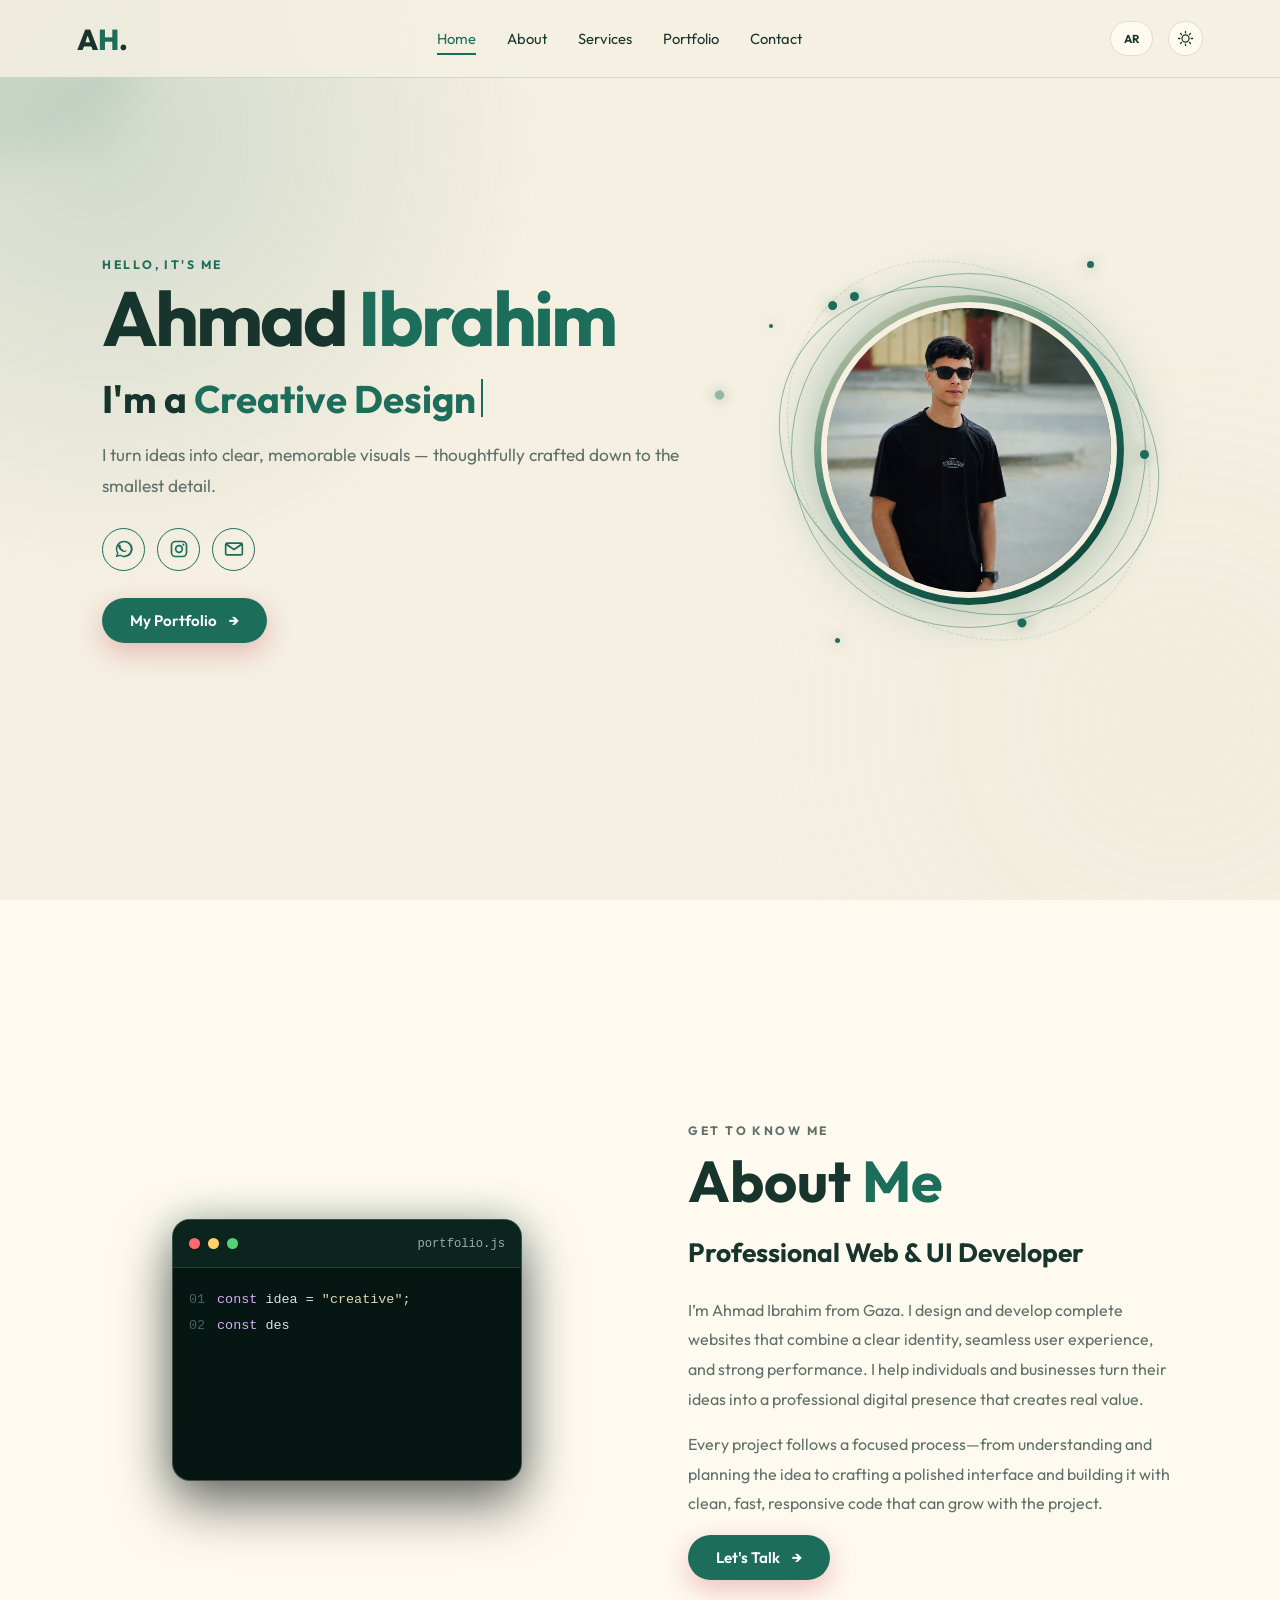
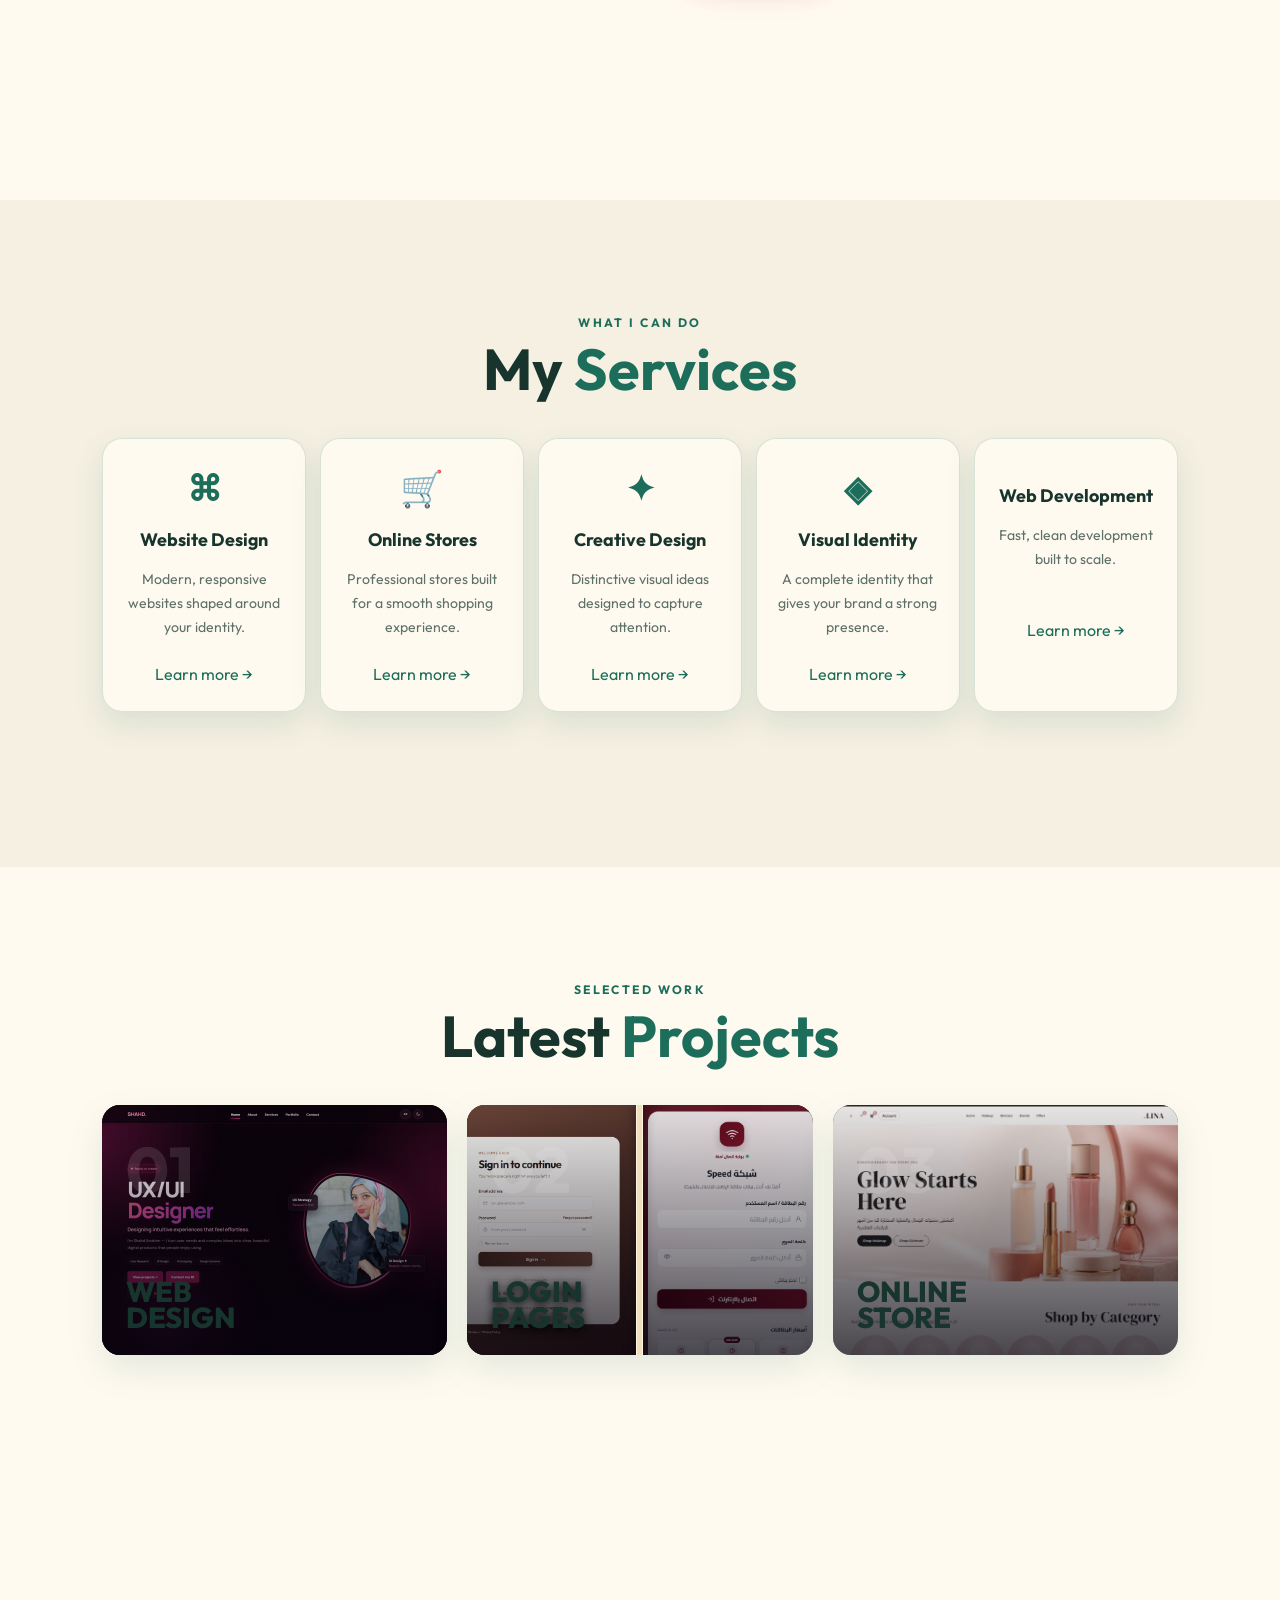
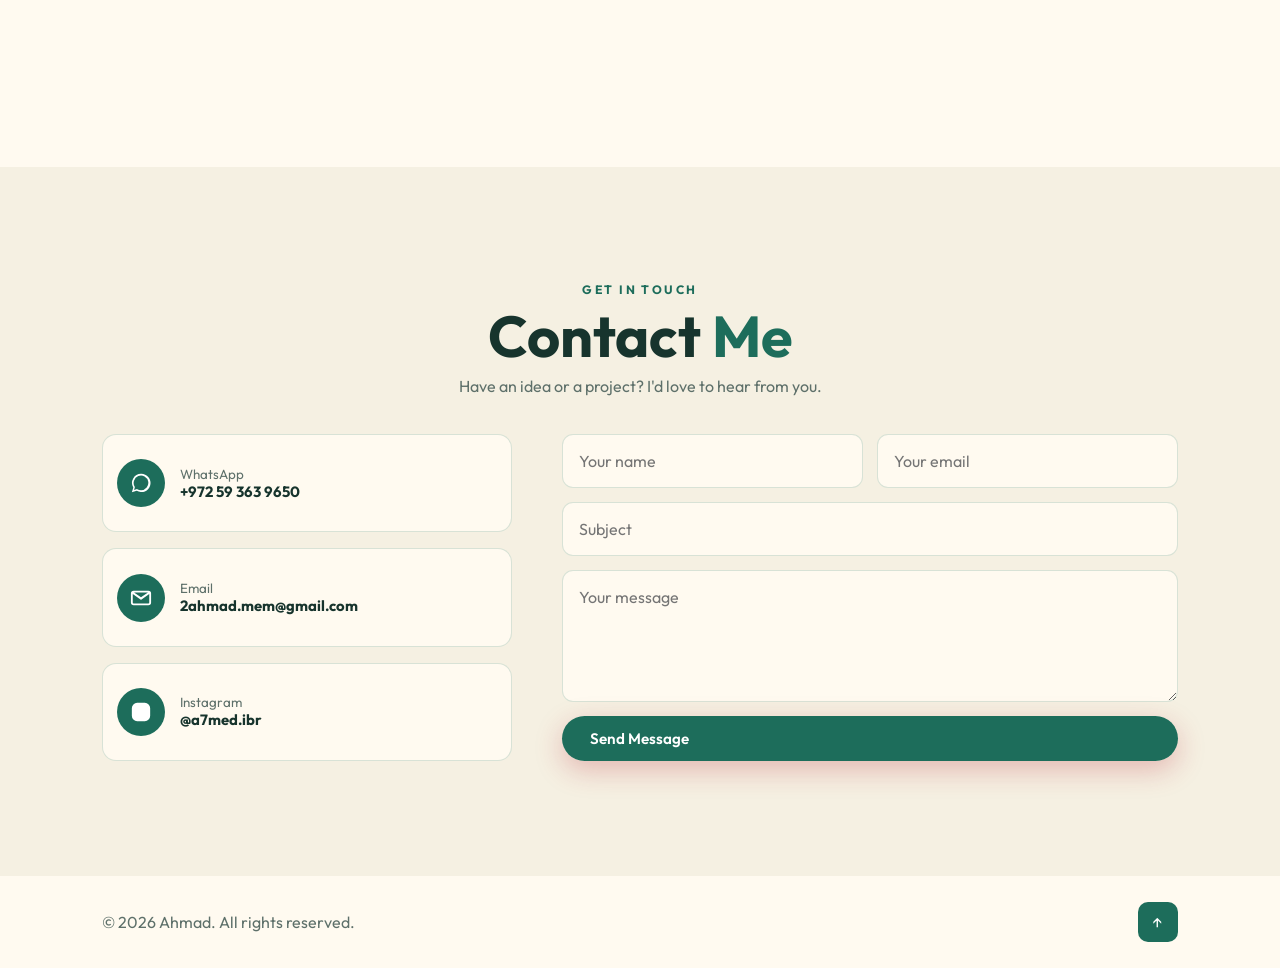
<file: index.html>
<!doctype html><html lang="en" dir="ltr"><head><meta charset="UTF-8"><meta name="viewport" content="width=device-width,initial-scale=1"><meta name="description" content="Ahmad's personal portfolio"><title>Ahmad | Portfolio</title><link rel="preconnect" href="https://fonts.googleapis.com"><link rel="preconnect" href="https://fonts.gstatic.com" crossorigin><link href="https://fonts.googleapis.com/css2?family=Outfit:wght@300;400;500;600;700;800&display=swap" rel="stylesheet"><link rel="stylesheet" href="style.css"></head><body>
<link rel="stylesheet" href="theme.css">
<div class="cursor-glow"></div>
<header><a class="logo" href="#home">A<span>H</span>.</a><nav><a class="active" href="#home">Home</a><a href="#about">About</a><a href="#services">Services</a><a href="#work">Portfolio</a><a href="#contact">Contact</a></nav><div class="actions"><button class="language" aria-label="Switch language">AR</button><button class="theme" aria-label="Switch color theme"><svg class="sun" viewBox="0 0 24 24"><path d="M12 17a5 5 0 1 0 0-10 5 5 0 0 0 0 10Zm0-15v2m0 16v2M4.93 4.93l1.42 1.42m11.3 11.3 1.42 1.42M2 12h2m16 0h2M4.93 19.07l1.42-1.42m11.3-11.3 1.42-1.42"/></svg><svg class="moon" viewBox="0 0 24 24"><path d="M20.5 14.2A8.5 8.5 0 0 1 9.8 3.5a8.5 8.5 0 1 0 10.7 10.7Z"/></svg></button><button class="menu" aria-label="Open menu"><span></span><span></span><span></span></button></div></header>
<main>
<section class="hero section" id="home"><div class="hero-copy reveal"><p class="overline">HELLO, IT'S ME</p><h1>Ahmad <span>Ibrahim</span></h1><h2>I'm a <span class="typing">Creative Designer</span><i></i></h2><p class="lead">I turn ideas into clear, memorable visuals — thoughtfully crafted down to the smallest detail.</p><div class="socials">
<a href="https://wa.me/972593639650" target="_blank" aria-label="WhatsApp"><svg viewBox="0 0 24 24"><path d="M12.04 2a9.84 9.84 0 0 0-8.47 14.83L2.05 22l5.3-1.47A9.96 9.96 0 1 0 12.04 2Zm0 17.98a8 8 0 0 1-4.08-1.12l-.3-.18-3.15.88.84-3.07-.2-.32a8.02 8.02 0 1 1 6.89 3.81Zm4.4-6c-.24-.12-1.43-.7-1.65-.78-.22-.08-.38-.12-.55.12-.16.24-.62.79-.76.95-.14.16-.28.18-.52.06-2.18-1.09-3.61-1.94-5.05-4.4-.13-.22.13-.21.37-.7.08-.16.04-.3-.02-.42-.06-.12-.55-1.32-.75-1.8-.2-.48-.4-.41-.55-.42h-.47c-.16 0-.42.06-.64.3-.22.24-.84.83-.84 2.02s.86 2.34.98 2.5c.12.16 1.7 2.6 4.13 3.65 1.53.66 2.13.72 2.9.6.46-.07 1.43-.59 1.63-1.16.2-.58.2-1.07.14-1.17-.06-.11-.22-.17-.46-.29Z"/></svg></a>
<a href="https://instagram.com/ahmad_ibr99" target="_blank" aria-label="Instagram"><svg viewBox="0 0 24 24"><path d="M7.8 2h8.4A5.8 5.8 0 0 1 22 7.8v8.4a5.8 5.8 0 0 1-5.8 5.8H7.8A5.8 5.8 0 0 1 2 16.2V7.8A5.8 5.8 0 0 1 7.8 2Zm-.2 2A3.6 3.6 0 0 0 4 7.6v8.8A3.6 3.6 0 0 0 7.6 20h8.8a3.6 3.6 0 0 0 3.6-3.6V7.6A3.6 3.6 0 0 0 16.4 4H7.6Zm9.65 1.5a1.25 1.25 0 1 1 0 2.5 1.25 1.25 0 0 1 0-2.5ZM12 7a5 5 0 1 1 0 10 5 5 0 0 1 0-10Zm0 2a3 3 0 1 0 0 6 3 3 0 0 0 0-6Z"/></svg></a>
<a href="mailto:2ahmad.mem@gmail.com" aria-label="Email"><svg viewBox="0 0 24 24"><path d="M20 4H4a3 3 0 0 0-3 3v10a3 3 0 0 0 3 3h16a3 3 0 0 0 3-3V7a3 3 0 0 0-3-3Zm-.4 2L12 11.3 4.4 6h15.2ZM4 18a1 1 0 0 1-1-1V7.7l8.43 5.88a1 1 0 0 0 1.14 0L21 7.7V17a1 1 0 0 1-1 1H4Z"/></svg></a></div><a class="btn" href="#work">My Portfolio <b>→</b></a></div>
<div class="portrait-stage reveal"><div class="halo halo-one"></div><div class="halo halo-two"></div><div class="halo halo-three"></div><span class="spark s1"></span><span class="spark s2"></span><span class="spark s3"></span><div class="portrait"><img src="assets/ahmad-profile.jpeg" alt="Ahmad Ibrahim"></div></div></section>
<section class="about section" id="about"><div class="about-visual reveal"><div class="about-ring"><img src="assets/ahmad-profile.jpeg" alt="Ahmad"></div></div><div class="about-copy reveal"><p class="overline">GET TO KNOW ME</p><h2 class="title">About <span>Me</span></h2><h3>Designer & Creative Thinker</h3><p>I'm Ahmad. I believe great design is where simplicity meets character. I love building modern visuals that communicate clearly and leave a lasting impression.</p><p>Every project gets my full attention, from the first idea to the final detail.</p><a class="btn" href="#contact">Let's Talk <b>→</b></a></div></section>
<section class="services section block" id="services"><p class="overline reveal">WHAT I CAN DO</p><h2 class="title reveal">My <span>Services</span></h2><div class="cards"><article class="reveal"><b>✦</b><h3>Creative Design</h3><p>Modern, striking visuals designed to make your message clear and memorable.</p><a href="#contact">Learn more →</a></article><article class="reveal"><b>◈</b><h3>Visual Identity</h3><p>A consistent visual language that gives your personal brand a strong presence.</p><a href="#contact">Learn more →</a></article><article class="reveal"><b>⌁</b><h3>Social Content</h3><p>Polished content for social platforms, prepared in professional dimensions.</p><a href="#contact">Learn more →</a></article></div></section>
<section class="work section block" id="work"><p class="overline reveal">SELECTED WORK</p><h2 class="title reveal">Latest <span>Projects</span></h2><div class="projects"><article class="p1 reveal"><div><em>01</em><b>CREATIVE<br>DESIGN</b></div><aside><h3>Creative Design</h3><p>Identity & Design</p></aside></article><article class="p2 reveal"><div><em>02</em><b>SOCIAL<br>MEDIA</b></div><aside><h3>Digital Content</h3><p>Social Media</p></aside></article><article class="p3 reveal"><div><em>03</em><b>BRAND<br>IDENTITY</b></div><aside><h3>Visual Identity</h3><p>Branding</p></aside></article><article class="p2 reveal"><div><em>04</em><b>MODERN<br>STYLE</b></div><aside><h3>Modern Style</h3><p>Design & Direction</p></aside></article><article class="p3 reveal"><div><em>05</em><b>VISUAL<br>STORY</b></div><aside><h3>Visual Story</h3><p>Art Direction</p></aside></article><article class="p1 reveal"><div><em>06</em><b>SMART<br>IDEAS</b></div><aside><h3>Smart Ideas</h3><p>Creative Solutions</p></aside></article></div></section>
<section class="contact section block" id="contact"><p class="overline reveal">GET IN TOUCH</p><h2 class="title reveal">Contact <span>Me</span></h2><p class="intro reveal">Have an idea or a project? I'd love to hear from you.</p><div class="contact-wrap"><div class="details reveal"><a href="https://wa.me/972593639650"><i><svg viewBox="0 0 24 24"><path d="M12.04 2a9.84 9.84 0 0 0-8.47 14.83L2.05 22l5.3-1.47A9.96 9.96 0 1 0 12.04 2Zm0 17.98a8 8 0 0 1-4.08-1.12l-.3-.18-3.15.88.84-3.07-.2-.32a8.02 8.02 0 1 1 6.89 3.81Z"/></svg></i><span><small>WhatsApp</small><b>+972 59 363 9650</b></span></a><a href="mailto:2ahmad.mem@gmail.com"><i><svg viewBox="0 0 24 24"><path d="M20 4H4a3 3 0 0 0-3 3v10a3 3 0 0 0 3 3h16a3 3 0 0 0 3-3V7a3 3 0 0 0-3-3Zm-.4 2L12 11.3 4.4 6h15.2ZM4 18a1 1 0 0 1-1-1V7.7l8.43 5.88a1 1 0 0 0 1.14 0L21 7.7V17a1 1 0 0 1-1 1H4Z"/></svg></i><span><small>Email</small><b>2ahmad.mem@gmail.com</b></span></a><a href="https://instagram.com/ahmad_ibr99"><i><svg viewBox="0 0 24 24"><path d="M7.8 2h8.4A5.8 5.8 0 0 1 22 7.8v8.4a5.8 5.8 0 0 1-5.8 5.8H7.8A5.8 5.8 0 0 1 2 16.2V7.8A5.8 5.8 0 0 1 7.8 2Zm4.2 5a5 5 0 1 1 0 10 5 5 0 0 1 0-10Zm0 2a3 3 0 1 0 0 6 3 3 0 0 0 0-6Z"/></svg></i><span><small>Instagram</small><b>@ahmad_ibr99</b></span></a></div><form class="reveal" action="mailto:2ahmad.mem@gmail.com" method="post"><input name="name" placeholder="Your name" required><input name="email" type="email" placeholder="Your email" required><input name="subject" class="wide" placeholder="Subject"><textarea name="message" class="wide" placeholder="Your message" required></textarea><button class="btn wide">Send Message</button></form></div></section>
</main><footer><p>© <span id="year"></span> Ahmad. All rights reserved.</p><a href="#home">↑</a></footer><script src="script.js?v=fa7d461"></script></body></html>
</file>
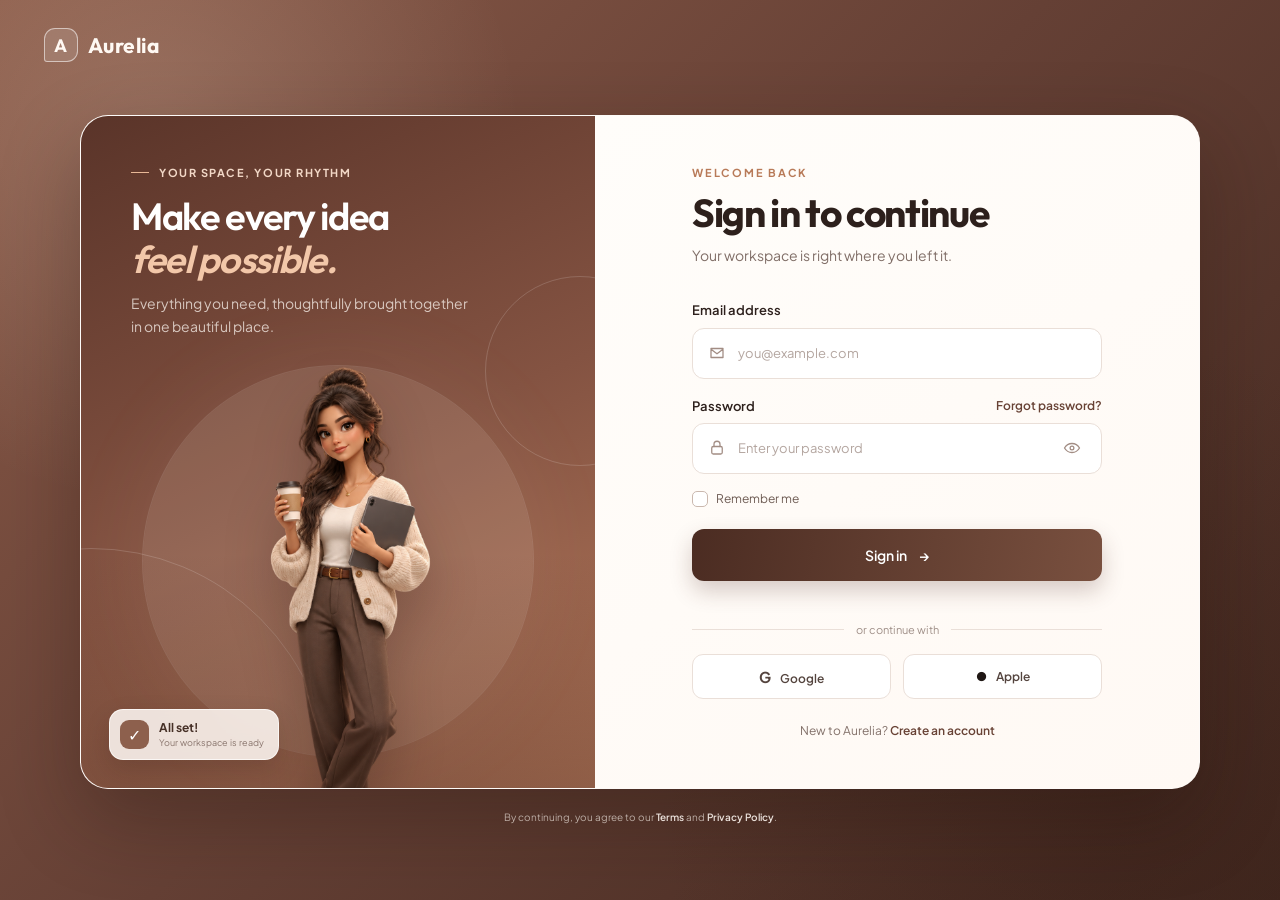
<file: projects/login-page/index.html>
<!doctype html>
<html lang="en">
<head>
  <meta charset="UTF-8">
  <meta name="viewport" content="width=device-width, initial-scale=1.0">
  <meta name="description" content="A polished, responsive sign-in experience.">
  <title>Welcome Back — Sign In</title>
  <link rel="preconnect" href="https://fonts.googleapis.com">
  <link rel="preconnect" href="https://fonts.gstatic.com" crossorigin>
  <link href="https://fonts.googleapis.com/css2?family=Outfit:wght@500;600;700&family=Plus+Jakarta+Sans:wght@400;500;600;700&display=swap" rel="stylesheet">
  <link rel="stylesheet" href="style.css">
</head>
<body>
  <main class="page-shell">
    <a class="brand" href="#" aria-label="Aurelia home">
      <span class="brand-mark" aria-hidden="true">A</span>
      <span>Aurelia</span>
    </a>

    <section class="login-card" aria-labelledby="sign-in-title">
      <div class="visual-panel">
        <div class="visual-copy">
          <span class="eyebrow"><span></span> Your space, your rhythm</span>
          <h2>Make every idea<br><em>feel possible.</em></h2>
          <p>Everything you need, thoughtfully brought together in one beautiful place.</p>
        </div>
        <div class="orbit orbit-one" aria-hidden="true"></div>
        <div class="orbit orbit-two" aria-hidden="true"></div>
        <img src="login-character.png" alt="Creative professional holding a tablet and coffee" class="character">
        <div class="status-pill" aria-hidden="true">
          <span class="status-icon">✓</span>
          <span><strong>All set!</strong><small>Your workspace is ready</small></span>
        </div>
      </div>

      <div class="form-panel">
        <div class="form-wrap">
          <header>
            <p class="welcome">WELCOME BACK</p>
            <h1 id="sign-in-title">Sign in to continue</h1>
            <p class="subtitle">Your workspace is right where you left it.</p>
          </header>

          <form id="login-form" novalidate>
            <div class="field">
              <label for="email">Email address</label>
              <div class="input-wrap">
                <svg viewBox="0 0 24 24" aria-hidden="true"><path d="M4 6h16v12H4zM4 7l8 6 8-6"/></svg>
                <input id="email" name="email" type="email" autocomplete="email" placeholder="you@example.com" required>
              </div>
              <span class="error" id="email-error">Please enter a valid email address.</span>
            </div>

            <div class="field">
              <div class="label-row">
                <label for="password">Password</label>
                <a href="#">Forgot password?</a>
              </div>
              <div class="input-wrap">
                <svg viewBox="0 0 24 24" aria-hidden="true"><rect x="5" y="10" width="14" height="10" rx="2"/><path d="M8 10V7a4 4 0 018 0v3"/></svg>
                <input id="password" name="password" type="password" autocomplete="current-password" placeholder="Enter your password" minlength="6" required>
                <button class="eye-button" type="button" aria-label="Show password" aria-pressed="false">
                  <svg viewBox="0 0 24 24" aria-hidden="true"><path d="M2 12s3.5-6 10-6 10 6 10 6-3.5 6-10 6S2 12 2 12z"/><circle cx="12" cy="12" r="2.5"/></svg>
                </button>
              </div>
              <span class="error" id="password-error">Password must be at least 6 characters.</span>
            </div>

            <label class="remember"><input type="checkbox" name="remember"><span></span> Remember me</label>
            <button class="primary-button" type="submit"><span>Sign in</span><span aria-hidden="true">→</span></button>
            <p class="form-message" role="status" aria-live="polite"></p>
          </form>

          <div class="divider"><span>or continue with</span></div>
          <div class="social-row">
            <button type="button" aria-label="Continue with Google"><strong>G</strong> Google</button>
            <button type="button" aria-label="Continue with Apple"><span class="apple">●</span> Apple</button>
          </div>
          <p class="signup">New to Aurelia? <a href="#">Create an account</a></p>
        </div>
      </div>
    </section>
    <p class="legal">By continuing, you agree to our <a href="#">Terms</a> and <a href="#">Privacy Policy</a>.</p>
  </main>
  <script src="script.js"></script>
</body>
</html>
</file>
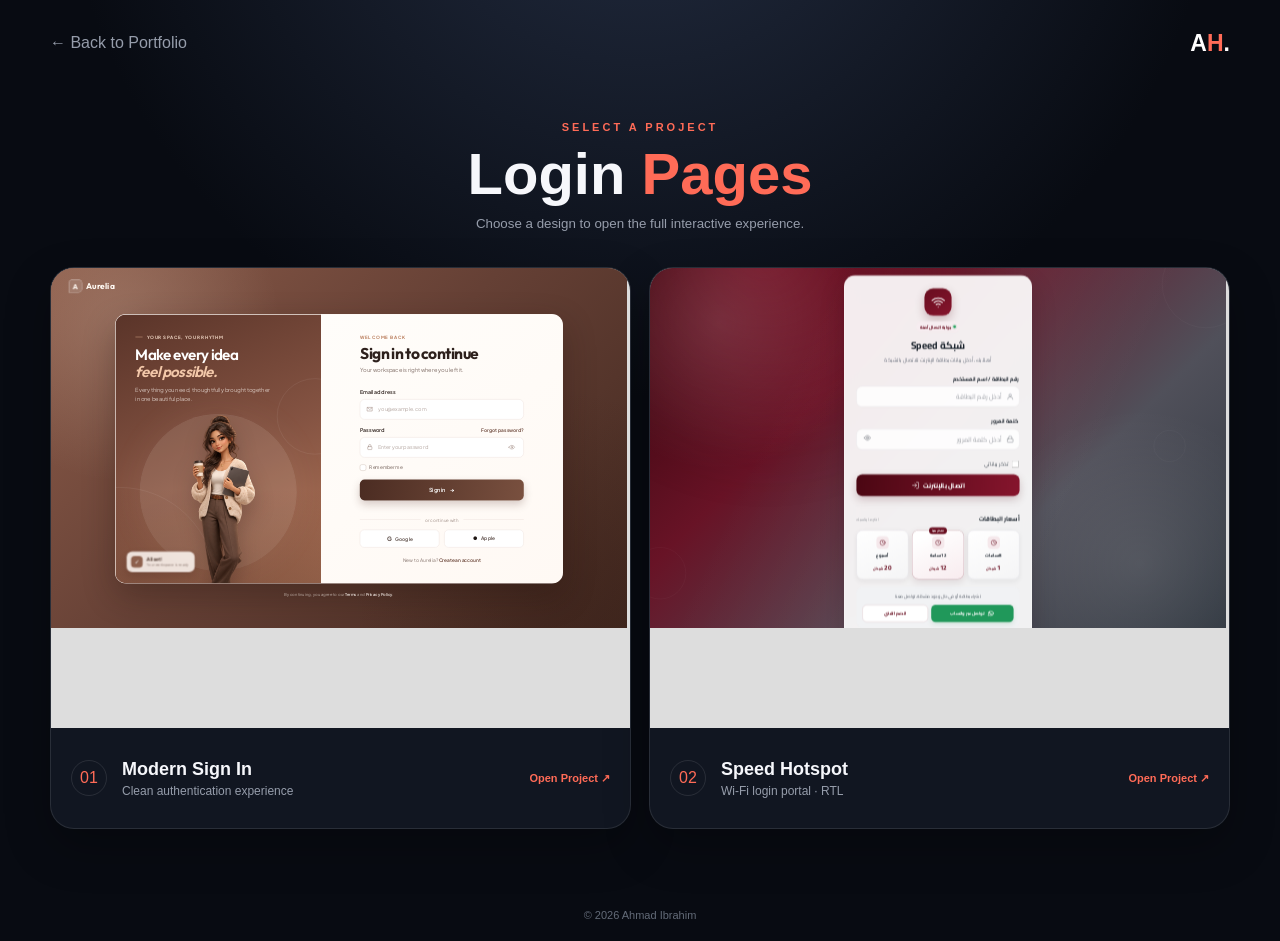
<file: projects/login-pages/index.html>
<!doctype html><html lang="en"><head><meta charset="UTF-8"><meta name="viewport" content="width=device-width,initial-scale=1"><title>Login Pages | Ahmad Portfolio</title><link rel="stylesheet" href="style.css"></head><body><header><a href="../../" class="back">← Back to Portfolio</a><a class="logo" href="../../">A<span>H</span>.</a></header><main><div class="heading"><p>SELECT A PROJECT</p><h1>Login <span>Pages</span></h1><small>Choose a design to open the full interactive experience.</small></div><section class="showcase"><a class="project" href="../login-page/"><div class="preview"><iframe src="../login-page/" title="Modern login page preview" tabindex="-1"></iframe><i></i></div><div class="info"><span>01</span><div><h2>Modern Sign In</h2><p>Clean authentication experience</p></div><b>Open Project ↗</b></div></a><a class="project" href="../speed-hotspot/"><div class="preview"><iframe src="../speed-hotspot/" title="Speed Wi-Fi hotspot preview" tabindex="-1"></iframe><i></i></div><div class="info"><span>02</span><div><h2>Speed Hotspot</h2><p>Wi-Fi login portal · RTL</p></div><b>Open Project ↗</b></div></a></section></main><footer>© <span id="year"></span> Ahmad Ibrahim</footer><script>document.getElementById('year').textContent=new Date().getFullYear()</script></body></html>
</file>
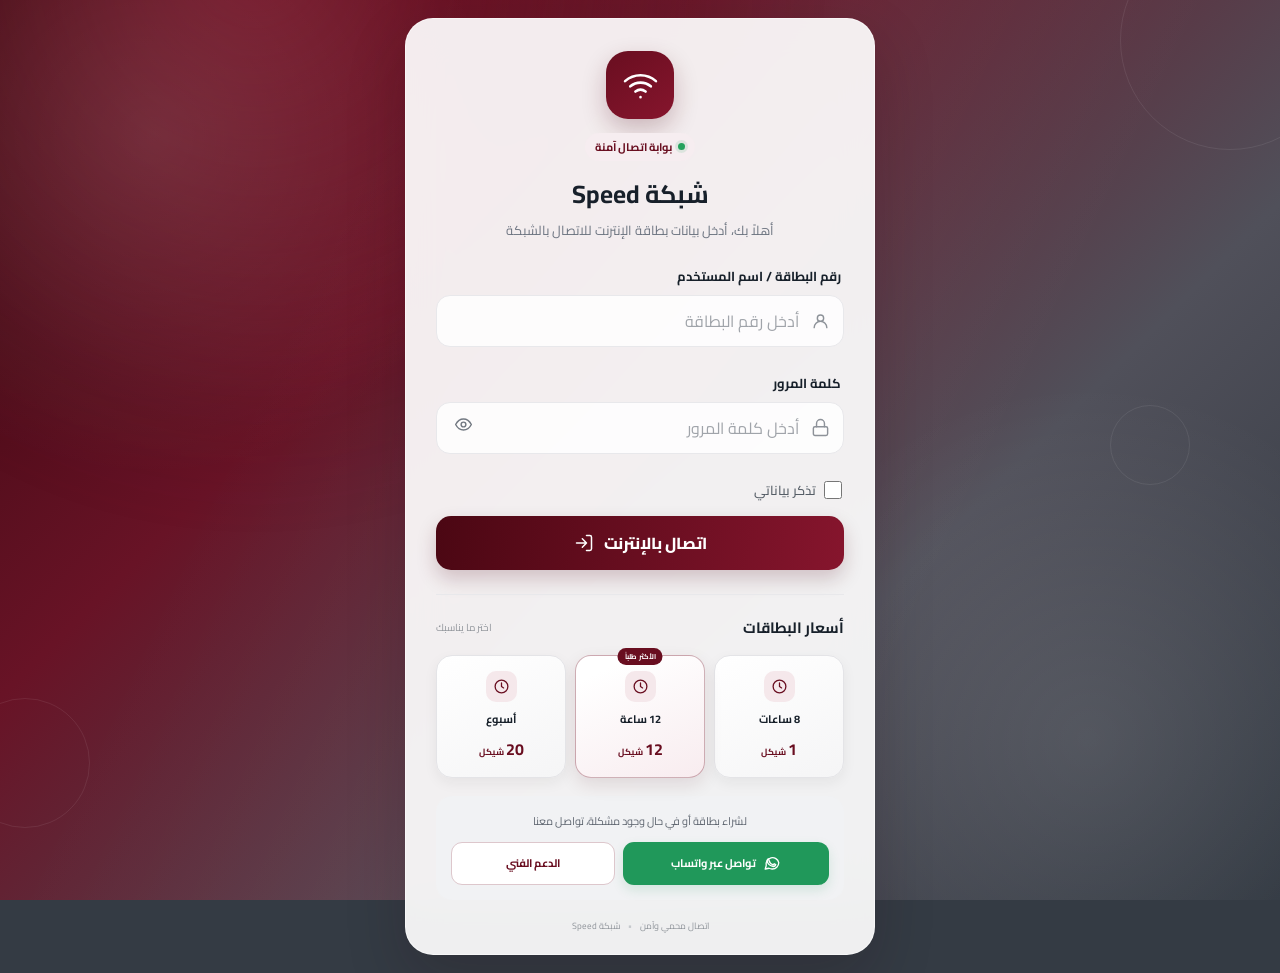
<file: projects/speed-hotspot/index.html>
<!doctype html>
<html lang="ar" dir="rtl">
<head>
  <meta charset="UTF-8">
  <meta name="viewport" content="width=device-width, initial-scale=1, viewport-fit=cover">
  <meta name="theme-color" content="#4b0713">
  <meta name="description" content="بوابة تسجيل الدخول إلى شبكة الإنترنت">
  <title>بوابة الإنترنت</title>
  <link rel="stylesheet" href="styles.css">
</head>
<body>
  <div class="background" aria-hidden="true"><span></span><span></span><span></span></div>

  <main class="shell">
    <section class="portal-card" aria-labelledby="page-title">
      <header class="brand">
        <div class="logo" id="networkLogo" aria-label="شعار الشبكة">
          <svg viewBox="0 0 24 24" aria-hidden="true"><path d="M5 12.55a11 11 0 0 1 14.08 0M8.53 16.11a6 6 0 0 1 6.95 0M12 20h.01M1.42 9a16 16 0 0 1 21.16 0"/></svg>
        </div>
        <div class="online-badge"><i></i> بوابة اتصال آمنة</div>
        <h1 id="page-title">شبكة <span id="networkName">Speed</span></h1>
        <p>أهلاً بك، أدخل بيانات بطاقة الإنترنت للاتصال بالشبكة</p>
      </header>

      <div id="loginView">
        <div id="message" class="message" role="alert" aria-live="polite" hidden></div>

        <form id="loginForm" novalidate>
          <label for="username">رقم البطاقة / اسم المستخدم</label>
          <div class="input-wrap">
            <svg viewBox="0 0 24 24" aria-hidden="true"><path d="M20 21a8 8 0 0 0-16 0M12 13a4 4 0 1 0 0-8 4 4 0 0 0 0 8Z"/></svg>
            <input id="username" name="username" type="text" inputmode="text" autocomplete="username" placeholder="أدخل رقم البطاقة" maxlength="64">
          </div>
          <small class="field-error" id="usernameError"></small>

          <label for="password">كلمة المرور</label>
          <div class="input-wrap">
            <svg viewBox="0 0 24 24" aria-hidden="true"><rect width="18" height="11" x="3" y="11" rx="2"/><path d="M7 11V7a5 5 0 0 1 10 0v4"/></svg>
            <input id="password" name="password" type="password" autocomplete="current-password" placeholder="أدخل كلمة المرور" maxlength="128">
            <button class="icon-button" id="togglePassword" type="button" aria-label="إظهار كلمة المرور" aria-pressed="false">
              <svg class="eye-open" viewBox="0 0 24 24" aria-hidden="true"><path d="M2.1 12s3.6-7 9.9-7 9.9 7 9.9 7-3.6 7-9.9 7-9.9-7-9.9-7Z"/><circle cx="12" cy="12" r="3"/></svg>
              <svg class="eye-closed" viewBox="0 0 24 24" aria-hidden="true"><path d="m2 2 20 20M6.7 6.7C3.9 8.4 2.1 12 2.1 12s3.6 7 9.9 7c1.5 0 2.8-.4 4-1M10.7 5.1c.4-.1.8-.1 1.3-.1 6.3 0 9.9 7 9.9 7a16 16 0 0 1-2.2 3.2M14.1 14.1a3 3 0 0 1-4.2-4.2"/></svg>
            </button>
          </div>
          <small class="field-error" id="passwordError"></small>

          <label class="remember"><input id="remember" type="checkbox"><span>تذكر بياناتي</span></label>

          <button class="primary-button" id="loginButton" type="submit">
            <span class="button-label">اتصال بالإنترنت</span><span class="spinner" aria-hidden="true"></span>
            <svg viewBox="0 0 24 24" aria-hidden="true"><path d="M10 17l5-5-5-5M15 12H3M15 3h4a2 2 0 0 1 2 2v14a2 2 0 0 1-2 2h-4"/></svg>
          </button>
        </form>

        <section class="plans" aria-labelledby="plansTitle">
          <div class="section-title"><h2 id="plansTitle">أسعار البطاقات</h2><span>اختر ما يناسبك</span></div>
          <div class="plans-grid" id="plansGrid"></div>
        </section>

        <section class="support">
          <p>لشراء بطاقة أو في حال وجود مشكلة، تواصل معنا</p>
          <div class="support-actions">
            <a class="whatsapp" id="whatsappLink" href="#" target="_blank" rel="noopener noreferrer">
              <svg viewBox="0 0 24 24" aria-hidden="true"><path d="M21 11.5a8.4 8.4 0 0 1-9 8.5 9.7 9.7 0 0 1-4-1l-5 1 1.3-4.5A8.5 8.5 0 1 1 21 11.5Z"/><path d="M8 8.5c.5 3 2 4.5 5.5 6l1.5-1.5 2 1c-.5 2-2 3-4 2.5-4.5-1.2-7-4-7.5-7.5 0-1 .5-2 1.5-2.5l1 2Z"/></svg>
              تواصل عبر واتساب
            </a>
            <a class="secondary-button" id="supportLink" href="tel:+970000000000">الدعم الفني</a>
          </div>
        </section>
      </div>

      <div id="statusView" class="status-view" hidden>
        <div class="success-mark"><svg viewBox="0 0 24 24" aria-hidden="true"><path d="m5 12 4 4L19 6"/></svg></div>
        <h2>أنت متصل بالإنترنت</h2>
        <p class="status-subtitle">مرحباً، نتمنى لك تصفحاً سريعاً وآمناً</p>
        <dl class="stats">
          <div><dt>اسم المستخدم</dt><dd id="statusUsername">—</dd></div>
          <div><dt>الوقت المتبقي</dt><dd id="timeRemaining">—</dd></div>
          <div><dt>البيانات المستهلكة</dt><dd id="dataUsed">—</dd></div>
          <div><dt>البيانات المتبقية</dt><dd id="dataRemaining">—</dd></div>
          <div><dt>مدة الاتصال</dt><dd id="sessionDuration">—</dd></div>
        </dl>
        <button class="logout-button" id="logoutButton" type="button">تسجيل الخروج</button>
      </div>

      <footer><span>اتصال محمي وآمن</span><b>•</b><span id="footerNetworkName">شبكة Speed</span></footer>
    </section>
  </main>

  <script src="config.js"></script>
  <script src="validation.js"></script>
  <script src="api.js"></script>
  <script src="app.js"></script>
</body>
</html>
</file>
<file: style.css>
:root{--red:#b42335;--red2:#ef5b68;--glow:#ff8090;--bg:#100b0e;--surface:#1a1116;--surface2:#24171d;--text:#fff8f8;--muted:#c6abb1;--line:#ffffff13;--shadow:#00000055}html.light{--bg:#fff7f5;--surface:#fff;--surface2:#f8e8e6;--text:#28171b;--muted:#775c62;--line:#7d182520;--shadow:#7d182522}*{box-sizing:border-box}html{scroll-behavior:smooth;scroll-padding-top:80px}body{margin:0;overflow-x:hidden;background:var(--bg);color:var(--text);font-family:Outfit,sans-serif;transition:background .55s,color .55s}body:before{content:"";position:fixed;z-index:-1;inset:0;background:radial-gradient(circle at 8% 15%,#b4233524,transparent 28rem),radial-gradient(circle at 92% 80%,#ef5b6814,transparent 30rem)}.cursor-glow{position:fixed;z-index:-1;width:320px;height:320px;border-radius:50%;background:#b4233510;filter:blur(20px);transform:translate(-50%,-50%);pointer-events:none;transition:left .12s linear,top .12s linear}header{height:78px;position:fixed;z-index:30;inset:0 0 auto;display:flex;align-items:center;justify-content:space-between;padding:0 max(6vw,25px);background:color-mix(in srgb,var(--bg) 84%,transparent);border-bottom:1px solid var(--line);backdrop-filter:blur(18px);transition:.5s}.logo{font-size:1.8rem;font-weight:800;color:var(--text);text-decoration:none}.logo span,.title span,.hero h1 span,.hero h2 span{color:var(--red2)}nav{display:flex;gap:31px}nav a{position:relative;color:var(--text);text-decoration:none;font-size:.92rem}nav a:after{content:"";position:absolute;left:0;right:100%;bottom:-7px;height:2px;background:var(--red2);transition:.35s}nav a:hover:after,nav a.active:after{right:0}nav a.active{color:var(--red2)}.actions{display:flex;align-items:center;gap:15px}.theme{width:43px;height:43px;display:grid;place-items:center;border:1px solid var(--line);border-radius:50%;color:var(--text);background:var(--surface);cursor:pointer;transition:.35s}.theme:hover{transform:rotate(15deg);color:var(--red2)}.theme svg{width:20px;fill:none;stroke:currentColor;stroke-width:1.8;stroke-linecap:round}.theme .sun{display:none}html.light .theme .sun{display:block}html.light .theme .moon{display:none}.menu{display:none;background:none;border:0}.menu span{display:block;width:25px;height:2px;margin:5px;background:var(--red2);transition:.3s}.section{position:relative;min-height:100vh;padding:115px max(8vw,30px);display:flex;align-items:center}.hero{justify-content:space-between;gap:70px}.hero-copy{width:55%}.overline{margin:0 0 10px;color:var(--red2);font-size:.76rem;font-weight:700;letter-spacing:.2em}.hero h1{font-size:clamp(3.5rem,6vw,6.3rem);line-height:.95;margin:8px 0 20px;letter-spacing:-.04em}.hero h2{font-size:clamp(1.5rem,3vw,2.45rem);margin:0}.hero h2 i{display:inline-block;width:2px;height:1em;margin-left:5px;background:var(--red2);vertical-align:-4px;animation:blink .75s infinite}.lead{max-width:590px;color:var(--muted);font-size:1.08rem;line-height:1.75}.socials{display:flex;gap:12px;margin:27px 0}.socials a{width:43px;height:43px;display:grid;place-items:center;border:1.5px solid var(--red2);border-radius:50%;color:var(--red2);transition:.35s}.socials svg{width:20px;fill:currentColor}.socials a:hover{color:white;background:var(--red);transform:translateY(-4px);box-shadow:0 8px 24px #b4233566}.btn{display:inline-flex;align-items:center;gap:12px;border:0;border-radius:28px;padding:13px 28px;color:white;background:linear-gradient(135deg,var(--red2),var(--red));box-shadow:0 9px 28px #b4233545;font:600 .95rem Outfit;text-decoration:none;cursor:pointer;transition:.35s}.btn b{transition:.3s}.btn:hover{transform:translateY(-3px);box-shadow:0 13px 34px #b4233570}.btn:hover b{transform:translateX(5px)}.portrait-stage{position:relative;width:420px;height:420px;display:grid;place-items:center;animation:float 5.5s ease-in-out infinite}.portrait{position:relative;z-index:3;width:310px;height:310px;padding:7px;border-radius:50%;background:linear-gradient(145deg,var(--glow),var(--red),#5c0f1d);box-shadow:0 0 55px #b4233555}.portrait img,.about-ring img{width:100%;height:100%;object-fit:cover;object-position:50% 28%;border:6px solid var(--bg);border-radius:50%;transition:border-color .55s}.halo{position:absolute;border:1px solid #ef5b6875;border-radius:50%;animation:spin 14s linear infinite}.halo:before,.halo:after{content:"";position:absolute;width:9px;height:9px;border-radius:50%;background:var(--red2);box-shadow:0 0 16px var(--glow)}.halo-one{width:355px;height:355px}.halo-one:before{top:18px;left:58px}.halo-one:after{right:-4px;top:50%}.halo-two{width:392px;height:315px;transform:rotate(24deg);animation-duration:19s;animation-direction:reverse}.halo-two:before{bottom:16px;right:72px}.halo-two:after{left:7px;top:75px}.halo-three{width:335px;height:405px;transform:rotate(-38deg);border-style:dashed;opacity:.45;animation-duration:25s}.spark{position:absolute;border-radius:50%;background:var(--glow);box-shadow:0 0 15px var(--glow);animation:pulse 2s ease-in-out infinite}.s1{width:7px;height:7px;top:5%;right:20%}.s2{width:5px;height:5px;bottom:4%;left:18%;animation-delay:.6s}.s3{width:4px;height:4px;top:20%;left:2%;animation-delay:1.1s}.about{gap:9%;background:var(--surface)}.about-visual,.about-copy{width:50%}.about-visual{display:grid;place-items:center}.about-ring{width:min(390px,90%);aspect-ratio:1;padding:8px;border-radius:50%;border:3px solid var(--red2);box-shadow:0 0 40px #b4233540;animation:float 6s ease-in-out infinite}.about-copy{max-width:610px}.title{font-size:clamp(2.6rem,4.5vw,4.4rem);margin:0 0 23px;line-height:1}.about-copy h3{font-size:1.65rem}.about-copy p{color:var(--muted);line-height:1.85}.block{display:block;text-align:center}.services{min-height:auto}.cards{display:grid;grid-template-columns:repeat(3,1fr);gap:25px;max-width:1200px;margin:40px auto}.cards article{padding:40px 27px;background:var(--surface);border:1px solid var(--line);border-radius:20px;box-shadow:0 12px 30px var(--shadow);transition:.45s}.cards article:hover{transform:translateY(-10px);border-color:var(--red2)}.cards article>b{font-size:3.1rem;color:var(--red2)}.cards article h3{font-size:1.45rem}.cards article p{min-height:60px;color:var(--muted);line-height:1.7}.cards article a{color:var(--red2);text-decoration:none}.work{background:var(--surface)}.projects{display:grid;grid-template-columns:repeat(3,1fr);gap:20px;max-width:1150px;margin:40px auto}.projects article{position:relative;overflow:hidden;min-height:250px;border-radius:18px;background:var(--surface2);text-align:left;box-shadow:0 14px 35px var(--shadow)}.projects article>div{height:100%;min-height:250px;padding:30px;display:flex;flex-direction:column;justify-content:space-between;background:radial-gradient(circle at 75% 25%,#ff80906b,transparent 30%),linear-gradient(135deg,#4b101a,#a51e31);transition:.6s}.projects .p2>div{background:radial-gradient(circle at 20% 70%,#ef5b686b,transparent 30%),linear-gradient(135deg,#25141a,#772030)}.projects .p3>div{background:linear-gradient(125deg,#6e1424,#2b1219 55%,#df4a5b)}.projects article:hover>div{transform:scale(1.06)}.projects em{font:800 4rem Outfit;color:#ffffff1d}.projects div b{font:800 1.8rem/.9 Outfit}.projects aside{position:absolute;inset:auto 0 0;padding:20px;background:linear-gradient(transparent,#16080deF);transform:translateY(100%);transition:.4s}.projects article:hover aside{transform:none}.projects aside h3,.projects aside p{margin:3px}.projects aside p{color:#ff8795}.contact{min-height:auto}.intro{color:var(--muted);margin:-12px 0 38px}.contact-wrap{display:grid;grid-template-columns:.8fr 1.2fr;gap:50px;max-width:1100px;margin:auto;text-align:left}.details{display:grid;gap:16px}.details a{display:flex;align-items:center;gap:15px;color:var(--text);text-decoration:none;padding:14px;border:1px solid var(--line);border-radius:14px;background:var(--surface);transition:.3s}.details a:hover{transform:translateX(5px);border-color:var(--red2)}.details i{width:48px;height:48px;display:grid;place-items:center;border-radius:50%;color:white;background:linear-gradient(135deg,var(--red2),var(--red))}.details svg{width:22px;fill:currentColor}.details span{display:grid}.details small{color:var(--muted)}.details b{font-size:.93rem}.contact form{display:grid;grid-template-columns:1fr 1fr;gap:14px}.contact input,.contact textarea{width:100%;padding:16px;border:1px solid var(--line);outline:0;border-radius:11px;color:var(--text);background:var(--surface);font:inherit;transition:.3s}.contact input:focus,.contact textarea:focus{border-color:var(--red2);box-shadow:0 0 0 3px #b4233515}.contact textarea{height:132px;resize:vertical}.wide{grid-column:1/-1}footer{display:flex;justify-content:space-between;align-items:center;padding:20px max(8vw,30px);color:var(--muted);background:var(--surface)}footer a{width:40px;height:40px;display:grid;place-items:center;color:white;border-radius:10px;background:var(--red);text-decoration:none}.reveal{opacity:0;transform:translateY(34px);transition:opacity .9s cubic-bezier(.2,.75,.2,1),transform .9s cubic-bezier(.2,.75,.2,1)}.reveal.visible{opacity:1;transform:none}.cards .reveal:nth-child(2),.projects .reveal:nth-child(2){transition-delay:.12s}.cards .reveal:nth-child(3),.projects .reveal:nth-child(3){transition-delay:.24s}@keyframes blink{50%{opacity:0}}@keyframes float{0%,100%{transform:translateY(0)}50%{transform:translateY(-15px)}}@keyframes spin{to{transform:rotate(360deg)}}@keyframes pulse{50%{transform:scale(1.8);opacity:.45}}@media(max-width:800px){header nav{position:absolute;top:78px;left:0;right:0;display:flex;max-height:0;overflow:hidden;flex-direction:column;gap:0;padding:0 25px;background:var(--bg);transition:.45s}header nav.open{max-height:330px;padding-block:12px}header nav a{padding:12px}.menu{display:block}.section{padding:105px 22px}.hero{padding-top:130px;flex-direction:column-reverse;text-align:center;gap:30px}.hero-copy{width:100%}.lead{margin-inline:auto}.socials{justify-content:center}.portrait-stage{width:300px;height:300px}.portrait{width:225px;height:225px}.halo-one{width:262px;height:262px}.halo-two{width:290px;height:235px}.halo-three{width:245px;height:295px}.about{flex-direction:column;gap:50px;text-align:center}.about-visual,.about-copy{width:100%}.about-ring{width:260px}.cards,.projects{grid-template-columns:1fr}.contact-wrap{grid-template-columns:1fr}.contact form{grid-template-columns:1fr}.contact form>*{grid-column:1}.hero h1{font-size:3.4rem}.projects{max-width:500px}.cursor-glow{display:none}}@media(prefers-reduced-motion:reduce){*{scroll-behavior:auto!important;animation:none!important;transition:none!important}.reveal{opacity:1;transform:none}}
.login-pages-entry{cursor:pointer}.login-pages-entry:hover{transform:translateY(-8px)}.login-collection-preview{display:grid!important;grid-template-columns:minmax(0,1fr) 7px minmax(0,1fr);gap:0;background:#ead8b5!important}.login-collection-preview .collection-half{position:relative;min-width:0;height:100%;overflow:hidden;background:#24141a}.login-collection-preview .collection-half img{width:100%!important;height:100%!important;object-fit:cover!important;transform:none!important}.login-collection-preview .classic-half img{object-position:88% center!important}.login-collection-preview .speed-half img{object-position:center top!important}.login-collection-preview .collection-divider{position:relative;z-index:3;height:100%;background:#f2dfb8;border-inline:1px solid rgba(255,255,255,.7);box-shadow:0 0 12px rgba(0,0,0,.5)}.login-collection-preview>em,.login-collection-preview>b{position:absolute!important;z-index:4}.login-collection-preview>em{top:0;left:0}.login-collection-preview>b{bottom:0;left:0;text-shadow:0 2px 8px #000}
</file>
<file: theme.css>
:root{--red:#1d6d5b;--red2:#e1d5b6;--glow:#e1d5b6;--bg:#071b17;--surface:#0d2923;--surface2:#12362e;--text:#fffdf6;--muted:#c8c0aa;--line:#e1d5b624}
html.light{--red:#1d6d5b;--red2:#1d6d5b;--glow:#1d6d5b;--bg:#f5f0e2;--surface:#fffaf0;--surface2:#e1d5b6;--text:#17342d;--muted:#5e706a;--line:#1d6d5b2c;--shadow:#1d6d5b20}
body:before{background:radial-gradient(circle at 8% 15%,#1d6d5b2b,transparent 28rem),radial-gradient(circle at 92% 80%,#e1d5b61c,transparent 30rem)}
.cursor-glow{background:#1d6d5b16}.theme{width:35px;height:35px}.theme svg{width:17px}
.language{height:35px;min-width:43px;padding:0 10px;border:1px solid var(--line);border-radius:18px;color:var(--text);background:var(--surface);font:700 .72rem Outfit,sans-serif;cursor:pointer;transition:.3s}.language:hover{color:var(--red2);border-color:var(--red2);transform:translateY(-2px)}html.light .language:hover{color:var(--red)}
.portrait{background:linear-gradient(145deg,#e1d5b6,#1d6d5b,#0b3c31);box-shadow:0 0 55px #1d6d5b66}.halo{border-color:#e1d5b68c}.halo:before,.halo:after,.spark{background:#e1d5b6;box-shadow:0 0 16px #e1d5b6}html.light .halo{border-color:#1d6d5b70}html.light .halo:before,html.light .halo:after,html.light .spark{background:#1d6d5b;box-shadow:0 0 14px #1d6d5b80}
.projects article>div{background:radial-gradient(circle at 75% 25%,#e1d5b64d,transparent 31%),linear-gradient(135deg,#123d34,#1d6d5b)}.projects .p2>div{background:radial-gradient(circle at 20% 70%,#e1d5b63d,transparent 31%),linear-gradient(135deg,#0d2923,#285f52)}.projects .p3>div{background:linear-gradient(125deg,#1d6d5b,#102f28 56%,#d0c39f)}
.projects aside{color:#fffdf6;background:linear-gradient(transparent,rgba(4,25,21,.97) 38%);text-shadow:0 1px 3px #000}.projects aside p{color:#e1d5b6}html.light .projects aside{color:#fffdf6;background:linear-gradient(transparent,rgba(10,48,40,.98) 38%)}html.light .projects aside p{color:#f3ead4}
html[dir=rtl] body{direction:ltr;font-family:Outfit,Tajawal,sans-serif}html[dir=rtl] .hero-copy,html[dir=rtl] .about-copy,html[dir=rtl] .contact-wrap,html[dir=rtl] .projects article{direction:rtl;text-align:right}html[dir=rtl] nav a,html[dir=rtl] .btn,html[dir=rtl] .cards article,html[dir=rtl] .contact .intro,html[dir=rtl] footer p{direction:rtl}html[dir=rtl] .btn b{transform:scaleX(-1)}html[dir=rtl] .details a:hover{transform:translateX(-5px)}
.code-window{width:min(470px,100%);overflow:hidden;border:1px solid #e1d5b64a;border-radius:18px;background:#061612;box-shadow:0 24px 55px #0008,0 0 38px #1d6d5b48;animation:float 6s ease-in-out infinite;direction:ltr;text-align:left}.code-bar{height:48px;display:flex;align-items:center;gap:8px;padding:0 16px;border-bottom:1px solid #e1d5b61f;background:#0b241e}.code-bar span{width:11px;height:11px;border-radius:50%;background:#ff6b6b}.code-bar span:nth-child(2){background:#ffd166}.code-bar span:nth-child(3){background:#52d273}.code-bar b{margin-left:auto;color:#9cafa9;font:500 .76rem Consolas,monospace}.code-screen{padding:25px 20px 29px;font:500 clamp(.78rem,1.45vw,1rem)/1.9 Consolas,"Courier New",monospace}.code-line{display:flex;opacity:0;transform:translateX(-12px);animation:codeIn .45s forwards}.code-line:nth-child(2){animation-delay:.35s}.code-line:nth-child(3){animation-delay:.7s}.code-line:nth-child(4){animation-delay:1.05s}.code-line:nth-child(5){animation-delay:1.4s}.code-line:nth-child(6){animation-delay:1.75s}.code-line:nth-child(7){animation-delay:2.1s}.code-line i{width:34px;flex:none;color:#41675e;font-style:normal;user-select:none}.code-line code{color:#d9e5e1;white-space:nowrap}.code-line mark{padding:0;color:#d7aefb;background:none}.code-line q{color:#e1d5b6}.code-line strong{color:#75d9c1}.code-caret{display:inline-block;width:2px;height:1.1em;margin-left:4px;background:#e1d5b6;vertical-align:-2px;animation:blink .75s infinite}@keyframes codeIn{to{opacity:1;transform:none}}
.code-window{width:min(350px,100%);min-height:260px}.code-screen{min-height:212px;padding:19px 16px;font-size:clamp(.7rem,1.05vw,.84rem);transition:opacity .28s,transform .28s}.code-screen.is-changing{opacity:0;transform:translateY(8px)}.typed-code-line{display:flex;min-height:1.9em}.typed-code-line i{width:28px;flex:none;color:#41675e;font-style:normal;user-select:none}.typed-code-line code{color:#d9e5e1;white-space:pre}.token-keyword{color:#d7aefb}.token-string{color:#e1d5b6}.token-function{color:#75d9c1}.token-number,.token-boolean{color:#f2a86f}.token-comment{color:#668e83;font-style:italic}
@media(max-width:800px){.actions{gap:9px}.language{height:33px;min-width:40px}.theme{width:33px;height:33px}.code-window{width:min(320px,100%);min-height:245px}.code-screen{min-height:197px;padding:17px 13px;font-size:.68rem}}
</file>
<file: projects/login-page/style.css>
:root { --espresso:#3b2118; --cocoa:#684235; --caramel:#b87a58; --cream:#fffaf4; --sand:#ead7c8; --ink:#2d201c; --muted:#806e67; --line:#eadfd8; }
* { box-sizing:border-box; }
html { min-height:100%; }
body { margin:0; min-height:100vh; font-family:"Plus Jakarta Sans",sans-serif; color:var(--ink); background:#6b4538; }
body::before { content:""; position:fixed; inset:0; pointer-events:none; background:radial-gradient(circle at 12% 15%,rgba(255,236,217,.18),transparent 27%),radial-gradient(circle at 88% 90%,rgba(47,24,18,.28),transparent 34%),linear-gradient(135deg,#8b5b49 0%,#654035 48%,#42281f 100%); }
.page-shell { position:relative; min-height:100vh; display:flex; flex-direction:column; align-items:center; justify-content:center; padding:76px 34px 38px; }
.brand { position:absolute; top:28px; left:44px; display:flex; align-items:center; gap:10px; color:#fff9f3; font-family:"Outfit",sans-serif; font-size:21px; font-weight:700; text-decoration:none; letter-spacing:.02em; }
.brand-mark { width:34px; height:34px; display:grid; place-items:center; border:1px solid rgba(255,255,255,.55); border-radius:11px 11px 11px 3px; background:rgba(255,255,255,.12); backdrop-filter:blur(8px); font-size:18px; }
.login-card { width:min(1120px,100%); min-height:650px; display:grid; grid-template-columns:.92fr 1.08fr; overflow:hidden; border:1px solid rgba(255,255,255,.55); border-radius:28px; background:rgba(255,250,245,.98); box-shadow:0 30px 80px rgba(35,18,12,.32); }
.visual-panel { position:relative; min-height:650px; overflow:hidden; isolation:isolate; background:linear-gradient(155deg,#5a3429 0%,#845342 52%,#b17659 100%); }
.visual-panel::before { content:""; position:absolute; width:390px; height:390px; left:50%; bottom:32px; transform:translateX(-50%); border-radius:50%; background:rgba(255,235,216,.12); box-shadow:0 0 0 1px rgba(255,255,255,.12),0 0 90px rgba(255,221,193,.08); }
.visual-panel::after { content:""; position:absolute; inset:0; z-index:4; pointer-events:none; background:linear-gradient(180deg,transparent 65%,rgba(47,24,18,.26)); }
.visual-copy { position:relative; z-index:5; padding:50px 50px 0; color:white; }
.eyebrow { display:flex; align-items:center; gap:10px; font-size:11px; letter-spacing:.14em; font-weight:700; text-transform:uppercase; color:#f2d8c7; }
.eyebrow span { width:18px; height:1px; background:#e8b897; }
.visual-copy h2 { margin:16px 0 12px; font:600 38px/1.12 "Outfit",sans-serif; letter-spacing:-.035em; }
.visual-copy h2 em { color:#f2c7a9; font-weight:600; }
.visual-copy p { width:min(345px,90%); margin:0; color:rgba(255,249,244,.72); font-size:14px; line-height:1.65; }
.character { position:absolute; z-index:3; height:78%; width:auto; max-width:94%; left:52%; bottom:-15%; transform:translateX(-50%); object-fit:contain; filter:drop-shadow(0 28px 25px rgba(35,17,11,.24)); }
.orbit { position:absolute; z-index:1; border:1px solid rgba(255,255,255,.16); border-radius:50%; }
.orbit-one { width:480px; height:480px; left:-230px; bottom:-240px; }
.orbit-two { width:190px; height:190px; right:-80px; top:160px; }
.status-pill { position:absolute; z-index:6; left:28px; bottom:28px; display:flex; align-items:center; gap:10px; padding:10px 14px 10px 10px; color:#463027; border:1px solid rgba(255,255,255,.7); border-radius:14px; background:rgba(255,250,245,.86); box-shadow:0 10px 25px rgba(42,22,15,.18); backdrop-filter:blur(12px); }
.status-icon { width:29px; height:29px; display:grid; place-items:center; border-radius:9px; color:white; background:#8d604d; }
.status-pill strong,.status-pill small { display:block; }.status-pill strong { font-size:12px; }.status-pill small { color:#8a766e; font-size:9px; margin-top:2px; }
.form-panel { display:grid; place-items:center; padding:50px 70px; background:linear-gradient(145deg,#fffdfa,#fff9f4); }
.form-wrap { width:min(410px,100%); }
.welcome { margin:0 0 12px; color:var(--caramel); font-size:11px; font-weight:700; letter-spacing:.16em; }
h1 { margin:0; font:700 39px/1.15 "Outfit",sans-serif; letter-spacing:-.035em; }
.subtitle { margin:10px 0 34px; color:var(--muted); font-size:14px; }
.field { margin-bottom:19px; }
.field label,.label-row { font-size:13px; font-weight:600; }
.label-row { display:flex; align-items:center; justify-content:space-between; }
a { color:var(--cocoa); font-weight:600; text-decoration:none; }.label-row a { font-size:12px; }.label-row a:hover,.signup a:hover { text-decoration:underline; }
.input-wrap { height:51px; margin-top:9px; display:flex; align-items:center; gap:10px; padding:0 15px; border:1px solid var(--line); border-radius:12px; background:white; transition:.2s ease; }
.input-wrap:focus-within { border-color:#9b6854; box-shadow:0 0 0 4px rgba(155,104,84,.1); }
.input-wrap svg { width:18px; flex:0 0 18px; fill:none; stroke:#a28d84; stroke-width:1.7; stroke-linecap:round; stroke-linejoin:round; }
input { min-width:0; width:100%; border:0; outline:0; color:var(--ink); background:transparent; font:500 13px "Plus Jakarta Sans",sans-serif; }
input::placeholder { color:#b4a6a0; font-weight:400; }
.eye-button { display:grid; place-items:center; width:30px; height:30px; padding:5px; border:0; border-radius:8px; background:transparent; cursor:pointer; }.eye-button:hover { background:#f7efea; }.eye-button svg { width:18px; }
.error { display:none; margin-top:6px; color:#a33f32; font-size:11px; }.field.invalid .error { display:block; }.field.invalid .input-wrap { border-color:#b85244; }
.remember { width:max-content; display:flex; align-items:center; gap:8px; margin:-2px 0 22px; color:#6f5d55; font-size:12px; cursor:pointer; }.remember input { position:absolute; opacity:0; width:1px; }.remember span { width:16px; height:16px; display:grid; place-items:center; border:1px solid #cab8ae; border-radius:5px; background:white; }.remember input:checked+span { border-color:#754b3b; background:#754b3b; }.remember input:checked+span::after { content:"✓"; color:white; font-size:11px; }
.primary-button { width:100%; height:52px; display:flex; align-items:center; justify-content:center; gap:12px; border:0; border-radius:12px; color:white; background:linear-gradient(100deg,#4b2c22,#79503f); box-shadow:0 10px 22px rgba(77,44,34,.23); font:600 14px "Plus Jakarta Sans",sans-serif; cursor:pointer; transition:.2s ease; }.primary-button:hover { transform:translateY(-2px); box-shadow:0 14px 26px rgba(77,44,34,.28); }.primary-button:active { transform:none; }
.form-message { min-height:16px; margin:8px 0 0; color:#6d8b5b; text-align:center; font-size:12px; }
.divider { display:flex; align-items:center; gap:12px; margin:18px 0; color:#a09089; font-size:11px; }.divider::before,.divider::after { content:""; height:1px; flex:1; background:var(--line); }
.social-row { display:grid; grid-template-columns:1fr 1fr; gap:12px; }.social-row button { height:45px; border:1px solid var(--line); border-radius:11px; color:#54443e; background:white; font:600 12px "Plus Jakarta Sans",sans-serif; cursor:pointer; }.social-row button:hover { border-color:#c6aa9c; background:#fffaf7; }.social-row strong { margin-right:7px; font-size:15px; }.apple { margin-right:7px; color:#1f1714; }
.signup { margin:24px 0 0; color:#83716a; text-align:center; font-size:12px; }.legal { margin:22px 0 0; color:rgba(255,248,242,.62); font-size:10px; }.legal a { color:rgba(255,248,242,.88); }
@media (max-width:850px) { .page-shell{padding:78px 18px 30px}.brand{left:24px}.login-card{grid-template-columns:1fr;max-width:570px}.visual-panel{min-height:330px}.visual-copy{padding:34px 34px 0}.visual-copy h2{font-size:30px}.visual-copy p{display:none}.character{height:102%;left:70%;bottom:-35%}.status-pill{bottom:18px;left:22px}.form-panel{padding:48px 38px} }
@media (max-width:520px) { .page-shell{padding-inline:12px}.login-card{border-radius:20px}.visual-panel{min-height:260px}.visual-copy{padding:27px 25px 0}.visual-copy h2{font-size:25px}.character{height:100%;left:73%;bottom:-34%}.status-pill{display:none}.form-panel{padding:38px 24px}h1{font-size:32px}.subtitle{margin-bottom:28px}.social-row{grid-template-columns:1fr}.legal{text-align:center;padding:0 20px} }
@media (prefers-reduced-motion:reduce) { *,*::before,*::after { scroll-behavior:auto!important; transition:none!important; } }
</file>
<file: projects/login-pages/style.css>
:root{--bg:#080b12;--card:#111621;--text:#f6f7fb;--muted:#969dab;--accent:#ff6b57;--line:rgba(255,255,255,.1)}*{box-sizing:border-box}html{background:var(--bg)}body{min-width:320px;min-height:100vh;margin:0;color:var(--text);font-family:Arial,sans-serif;background:radial-gradient(circle at 50% -20%,#242e43 0,transparent 45%),var(--bg)}header{width:min(1180px,calc(100% - 36px));height:86px;display:flex;align-items:center;justify-content:space-between;margin:auto}.back{color:var(--muted);text-decoration:none}.logo{color:#fff;text-decoration:none;font-size:23px;font-weight:800}.logo span,.heading span{color:var(--accent)}main{width:min(1180px,calc(100% - 36px));margin:35px auto 60px}.heading{text-align:center;margin-bottom:35px}.heading p{margin:0;color:var(--accent);font-size:11px;font-weight:700;letter-spacing:3px}.heading h1{margin:7px 0;font-size:clamp(34px,5vw,58px)}.heading small{color:var(--muted)}.showcase{display:grid;grid-template-columns:repeat(2,minmax(0,1fr));gap:18px}.project{min-width:0;overflow:hidden;border:1px solid var(--line);border-radius:24px;color:inherit;background:var(--card);text-decoration:none;box-shadow:0 18px 45px #0004;transition:.3s}.project:hover{transform:translateY(-8px);border-color:#ff6b5799}.preview{position:relative;height:460px;overflow:hidden;background:#ddd}.preview iframe{width:1440px;height:900px;border:0;pointer-events:none;transform:scale(.4);transform-origin:top left}.preview i{position:absolute;inset:0}.info{min-height:100px;display:grid;grid-template-columns:auto 1fr auto;align-items:center;gap:15px;padding:18px 20px}.info>span{width:36px;height:36px;display:grid;place-items:center;border:1px solid var(--line);border-radius:50%;color:var(--accent)}.info h2{margin:0 0 4px;font-size:18px}.info p{margin:0;color:var(--muted);font-size:12px}.info>b{color:var(--accent);font-size:11px}footer{text-align:center;padding:20px;color:#636b78;font-size:11px}@media(max-width:760px){.showcase{grid-template-columns:1fr}.preview{height:390px}.preview iframe{transform:scale(.34)}}@media(max-width:410px){.info{grid-template-columns:auto 1fr}.info>b{display:none}.preview{height:330px}.preview iframe{transform:scale(.3)}}
</file>
<file: projects/speed-hotspot/styles.css>
@import url('https://fonts.googleapis.com/css2?family=Cairo:wght@400;500;600;700;800&display=swap');

:root{--maroon:#4b0713;--maroon-2:#690e20;--maroon-3:#86152d;--grey:#3d444d;--ink:#17202a;--muted:#6c7480;--line:#e8e8eb;--surface:rgba(255,255,255,.92);--success:#16834b;--danger:#c93636;--shadow:0 24px 60px rgba(29,10,14,.2)}
*{box-sizing:border-box}
html{min-width:320px;background:#343b44}
body{margin:0;min-height:100vh;min-height:100dvh;color:var(--ink);font-family:"Cairo",Tahoma,Arial,sans-serif;overflow-x:hidden}
button,input{font:inherit}
button,a{-webkit-tap-highlight-color:transparent}
.background{position:fixed;inset:0;overflow:hidden;background:linear-gradient(135deg,#35050d 0%,#681326 32%,#50505a 68%,#303740 100%);z-index:-2}
.background:before{content:"";position:absolute;width:90vmax;height:90vmax;top:-48vmax;left:-25vmax;border-radius:50%;background:radial-gradient(circle,rgba(149,29,53,.58),rgba(75,7,19,.08) 55%,transparent 70%);filter:blur(8px)}
.background:after{content:"";position:absolute;inset:0;background:radial-gradient(circle at 12% 15%,rgba(255,255,255,.12),transparent 25%),radial-gradient(circle at 85% 82%,rgba(255,255,255,.1),transparent 27%),linear-gradient(115deg,transparent 25%,rgba(255,255,255,.04) 50%,transparent 72%)}
.background span{position:absolute;border-radius:50%;border:1px solid rgba(255,255,255,.08);animation:float 10s ease-in-out infinite}
.background span:nth-child(1){width:220px;height:220px;top:-70px;right:-60px}.background span:nth-child(2){width:130px;height:130px;bottom:8%;left:-40px;animation-delay:-4s}.background span:nth-child(3){width:80px;height:80px;top:45%;right:7%;animation-delay:-7s}
.shell{width:100%;min-height:100vh;min-height:100dvh;display:grid;place-items:center;padding:max(18px,env(safe-area-inset-top)) max(14px,env(safe-area-inset-right)) max(18px,env(safe-area-inset-bottom)) max(14px,env(safe-area-inset-left))}
.portal-card{width:min(100%,470px);padding:28px 24px 18px;border:1px solid rgba(255,255,255,.52);border-radius:28px;background:var(--surface);box-shadow:var(--shadow);backdrop-filter:blur(18px);-webkit-backdrop-filter:blur(18px);animation:card-in .55s ease-out}
.brand{text-align:center}.logo{width:68px;height:68px;display:grid;place-items:center;margin:0 auto 10px;border-radius:22px;color:#fff;background:linear-gradient(145deg,var(--maroon-2),var(--maroon-3));box-shadow:0 10px 24px rgba(75,7,19,.24)}
.logo svg{width:35px}.logo img{width:48px;height:48px;object-fit:contain;border-radius:13px}.online-badge{display:inline-flex;align-items:center;gap:6px;padding:4px 10px;border-radius:99px;background:#f6edf0;color:var(--maroon-2);font-size:11px;font-weight:700}.online-badge i{width:7px;height:7px;border-radius:50%;background:#25a25d;box-shadow:0 0 0 3px rgba(37,162,93,.12)}
h1{margin:9px 0 2px;font-size:25px}.brand p{margin:0 auto 22px;max-width:340px;color:var(--muted);font-size:13px;line-height:1.8}
label{display:block;margin:0 3px 7px;font-size:13px;font-weight:700}.input-wrap{position:relative;display:flex;align-items:center}.input-wrap>svg{position:absolute;right:14px;width:19px;color:#8d9299}.input-wrap input{width:100%;height:52px;border:1.5px solid var(--line);border-radius:14px;padding:0 44px 0 48px;color:var(--ink);background:rgba(255,255,255,.86);outline:none;transition:.2s}.input-wrap input::placeholder{color:#a0a4aa}.input-wrap input:focus{border-color:var(--maroon-3);box-shadow:0 0 0 4px rgba(105,14,32,.08)}
svg{fill:none;stroke:currentColor;stroke-width:1.8;stroke-linecap:round;stroke-linejoin:round}.icon-button{position:absolute;left:7px;width:40px;height:40px;border:0;border-radius:10px;color:#737982;background:transparent;cursor:pointer}.icon-button svg{width:19px}.eye-closed{display:none}.icon-button[aria-pressed="true"] .eye-open{display:none}.icon-button[aria-pressed="true"] .eye-closed{display:inline}
.field-error{display:block;min-height:19px;margin:3px 4px 2px;color:var(--danger);font-size:11px}.remember{display:flex;align-items:center;gap:8px;width:max-content;margin:0 2px 14px;color:#555d66;font-weight:500;cursor:pointer}.remember input{width:18px;height:18px;margin:0;accent-color:var(--maroon-2)}
.primary-button,.logout-button{width:100%;height:54px;display:flex;align-items:center;justify-content:center;gap:10px;border:0;border-radius:15px;color:#fff;background:linear-gradient(100deg,var(--maroon),var(--maroon-3));font-weight:800;cursor:pointer;box-shadow:0 9px 20px rgba(75,7,19,.2);transition:transform .18s,box-shadow .18s}.primary-button svg{width:20px}.primary-button:hover{transform:translateY(-1px);box-shadow:0 12px 24px rgba(75,7,19,.25)}.primary-button:active{transform:translateY(1px)}.primary-button:disabled{cursor:wait;opacity:.78}.spinner{display:none;width:20px;height:20px;border:2px solid rgba(255,255,255,.35);border-top-color:#fff;border-radius:50%;animation:spin .75s linear infinite}.primary-button.loading .spinner{display:inline-block}.primary-button.loading svg{display:none}
.message{margin:0 0 14px;padding:11px 13px;border-radius:12px;font-size:12px;font-weight:600;text-align:center}.message.error{color:#9f2424;background:#fff0f0;border:1px solid #ffd7d7}.message.success{color:#126d40;background:#edf9f2;border:1px solid #cbeed9}
.plans{margin-top:24px;padding-top:18px;border-top:1px solid var(--line)}.section-title{display:flex;align-items:center;justify-content:space-between;margin-bottom:13px}.section-title h2{margin:0;font-size:15px}.section-title span{color:#92969c;font-size:10px}.plans-grid{display:grid;grid-template-columns:repeat(3,1fr);align-items:stretch;gap:9px}.plan{position:relative;min-width:0;padding:15px 5px 13px;border:1px solid #e4e4e7;border-radius:16px;text-align:center;background:linear-gradient(155deg,#fff,#f5f5f6);box-shadow:0 5px 14px rgba(31,35,40,.06);transition:transform .2s,box-shadow .2s}.plan:hover{transform:translateY(-2px);box-shadow:0 8px 18px rgba(31,35,40,.1)}.plan.featured{border-color:rgba(105,14,32,.32);background:linear-gradient(155deg,#fff 15%,#f8ecef);box-shadow:0 7px 18px rgba(75,7,19,.11)}.plan em{position:absolute;top:-8px;right:50%;width:max-content;transform:translateX(50%);padding:2px 7px;border-radius:20px;color:#fff;background:var(--maroon-2);font-size:7px;font-style:normal;font-weight:700}.plan-icon{width:31px;height:31px;display:grid;place-items:center;margin:0 auto 7px;border-radius:10px;color:var(--maroon-2);background:#f5e8eb}.plan-icon svg{width:17px}.plan strong,.plan span{display:block}.plan strong{font-size:11px}.plan span{margin-top:5px;color:var(--maroon-2);font-size:9px;font-weight:700;white-space:nowrap}.plan span b{font-size:16px}
.support{margin-top:18px;padding:15px;border-radius:16px;background:#f1f2f4;text-align:center}.support p{margin:0 0 11px;color:#5f6670;font-size:11px}.support-actions{display:grid;grid-template-columns:1.25fr 1fr;gap:8px}.support a{min-height:43px;display:flex;align-items:center;justify-content:center;gap:7px;border-radius:11px;text-decoration:none;font-size:11px;font-weight:700;cursor:pointer;transition:transform .2s ease,box-shadow .2s ease,background-color .2s ease,border-color .2s ease}.whatsapp{color:#fff;background:#20985a;box-shadow:0 5px 12px rgba(32,152,90,.15)}.whatsapp svg{width:18px;transition:transform .2s ease}.whatsapp:hover{background:#167e48;box-shadow:0 9px 20px rgba(32,152,90,.3);transform:translateY(-3px)}.whatsapp:hover svg{transform:scale(1.12) rotate(-5deg)}.secondary-button{color:var(--maroon-2);border:1px solid #ddc7cc;background:#fff}.secondary-button:hover{color:#fff;border-color:var(--maroon-2);background:var(--maroon-2);box-shadow:0 9px 20px rgba(75,7,19,.22);transform:translateY(-3px)}.support a:active{transform:translateY(0) scale(.97);box-shadow:none}.support a:focus-visible{outline:3px solid rgba(105,14,32,.22);outline-offset:3px}
.status-view{text-align:center;animation:fade-in .35s ease}.success-mark{width:70px;height:70px;display:grid;place-items:center;margin:5px auto 12px;border-radius:50%;color:#fff;background:var(--success);box-shadow:0 10px 24px rgba(22,131,75,.22)}.success-mark svg{width:38px;stroke-width:2.5}.status-view h2{margin:0;font-size:21px}.status-subtitle{margin:4px 0 20px;color:var(--muted);font-size:12px}.stats{display:grid;grid-template-columns:1fr 1fr;gap:9px;margin:0 0 18px;text-align:right}.stats div{padding:13px;border-radius:13px;background:#f3f4f5}.stats div:first-child{grid-column:1/-1}.stats dt{color:var(--muted);font-size:10px}.stats dd{margin:3px 0 0;color:var(--maroon-2);font-size:13px;font-weight:800}.logout-button{background:var(--grey);box-shadow:none}
footer{display:flex;align-items:center;justify-content:center;gap:8px;margin-top:17px;color:#90959b;font-size:9px}footer b{color:#c5c8cc}
@keyframes spin{to{transform:rotate(360deg)}}@keyframes card-in{from{opacity:0;transform:translateY(18px) scale(.98)}}@keyframes fade-in{from{opacity:0;transform:translateY(8px)}}@keyframes float{50%{transform:translateY(12px)}}
@media(max-width:370px){.portal-card{padding:23px 16px 16px;border-radius:23px}.plans-grid{gap:5px}.plan strong{font-size:10px}.support{padding:12px}.support-actions{grid-template-columns:1fr}.brand p{font-size:12px}}
@media(min-width:700px){.portal-card{padding:32px 30px 20px}}
@media(prefers-reduced-motion:reduce){*{animation:none!important;transition:none!important}}
</file>
